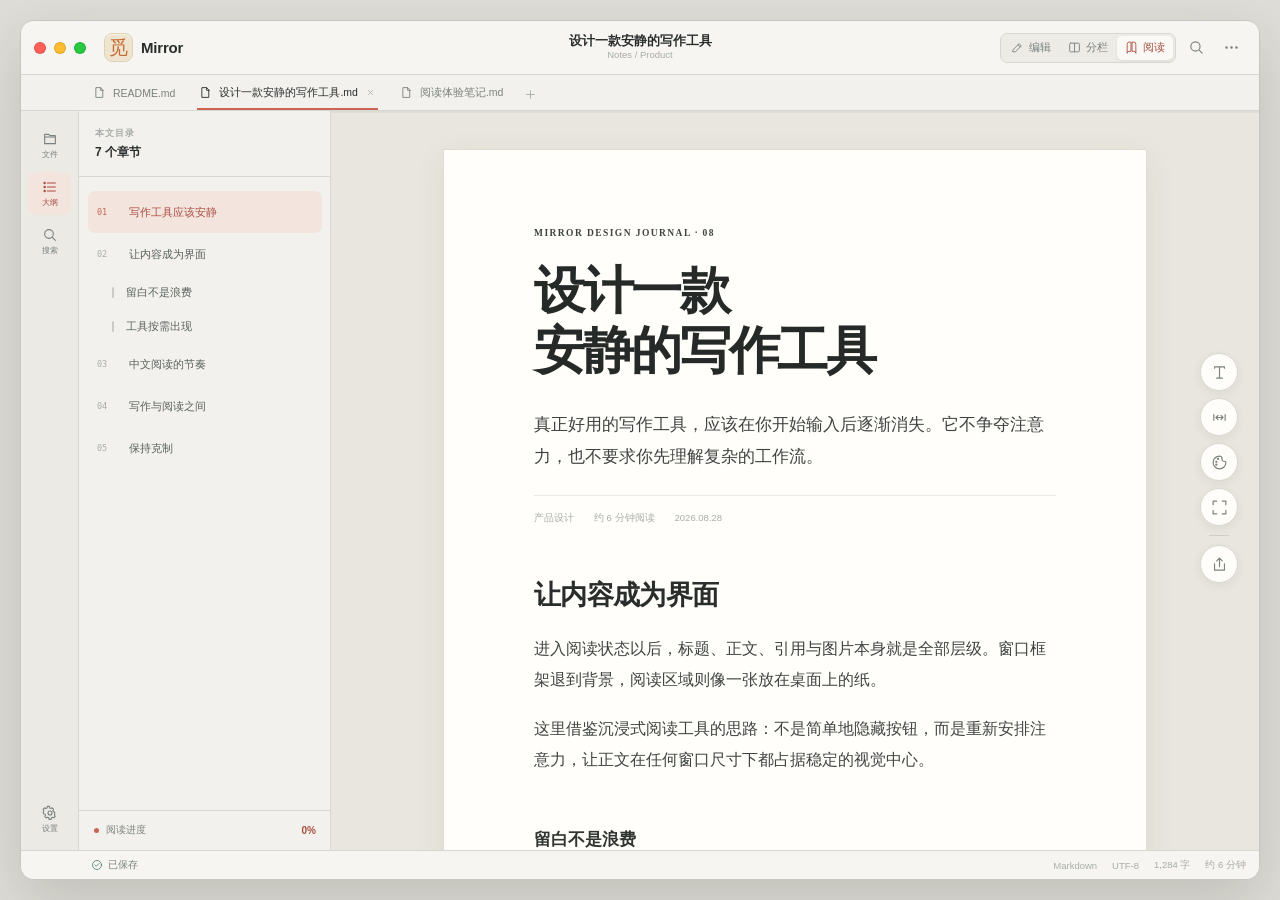
<file: DesignDemos/ImmersiveReader/index.html>
<!doctype html>
<html lang="zh-CN">
<head>
  <meta charset="utf-8">
  <meta name="viewport" content="width=device-width, initial-scale=1">
  <title>Mirror Immersive Reader Demo</title>
  <link rel="stylesheet" href="styles.css">
</head>
<body>
  <svg class="symbol-sprite" aria-hidden="true">
    <symbol id="i-files" viewBox="0 0 24 24"><path d="M4 5h6l2 2h8v12H4z"/><path d="M4 9h16"/></symbol>
    <symbol id="i-outline" viewBox="0 0 24 24"><path d="M8 6h12M8 12h12M8 18h12"/><circle cx="4" cy="6" r="1"/><circle cx="4" cy="12" r="1"/><circle cx="4" cy="18" r="1"/></symbol>
    <symbol id="i-search" viewBox="0 0 24 24"><circle cx="10.5" cy="10.5" r="6.5"/><path d="m16 16 4 4"/></symbol>
    <symbol id="i-settings" viewBox="0 0 24 24"><circle cx="12" cy="12" r="3"/><path d="M19 13.5v-3l-2-.6-.7-1.7 1-1.9-2.1-2.1-1.9 1-1.8-.7L11 2H8l-.6 2.5-1.7.7-1.9-1-2.1 2.1 1 1.9L2 10v3l2.5.6.7 1.7-1 1.9 2.1 2.1 1.9-1 1.8.7.6 2.5h3l.6-2.5 1.7-.7 1.9 1 2.1-2.1-1-1.9z"/></symbol>
    <symbol id="i-file" viewBox="0 0 24 24"><path d="M6 3h8l4 4v14H6z"/><path d="M14 3v5h5"/></symbol>
    <symbol id="i-chevron" viewBox="0 0 24 24"><path d="m9 7 5 5-5 5"/></symbol>
    <symbol id="i-close" viewBox="0 0 24 24"><path d="m7 7 10 10M17 7 7 17"/></symbol>
    <symbol id="i-plus" viewBox="0 0 24 24"><path d="M12 5v14M5 12h14"/></symbol>
    <symbol id="i-edit" viewBox="0 0 24 24"><path d="M4 20h4l11-11-4-4L4 16z"/><path d="m13 7 4 4"/></symbol>
    <symbol id="i-split" viewBox="0 0 24 24"><rect x="3" y="4" width="18" height="16" rx="2"/><path d="M12 4v16"/></symbol>
    <symbol id="i-read" viewBox="0 0 24 24"><path d="M4 5.5A3.5 3.5 0 0 1 7.5 2H11v17H7.5A3.5 3.5 0 0 0 4 22zM20 5.5A3.5 3.5 0 0 0 16.5 2H13v17h3.5A3.5 3.5 0 0 1 20 22z"/></symbol>
    <symbol id="i-type" viewBox="0 0 24 24"><path d="M5 6V4h14v2M12 4v16M8 20h8"/></symbol>
    <symbol id="i-width" viewBox="0 0 24 24"><path d="M4 8v8M20 8v8M8 12h8M10 9l-3 3 3 3M14 9l3 3-3 3"/></symbol>
    <symbol id="i-theme" viewBox="0 0 24 24"><path d="M12 3a9 9 0 1 0 9 9c0-1-.8-1.8-1.8-1.8h-1.6a2 2 0 0 1-2-2V6.8C15.6 4.7 14 3 12 3z"/><circle cx="7.5" cy="11" r=".8"/><circle cx="10" cy="7" r=".8"/><circle cx="7.5" cy="15" r=".8"/></symbol>
    <symbol id="i-focus" viewBox="0 0 24 24"><path d="M8 3H3v5M16 3h5v5M8 21H3v-5M16 21h5v-5"/></symbol>
    <symbol id="i-export" viewBox="0 0 24 24"><path d="M12 15V3M8 7l4-4 4 4M5 11v9h14v-9"/></symbol>
    <symbol id="i-check" viewBox="0 0 24 24"><circle cx="12" cy="12" r="9"/><path d="m8 12 2.5 2.5L16 9"/></symbol>
    <symbol id="i-more" viewBox="0 0 24 24"><circle cx="5" cy="12" r="1"/><circle cx="12" cy="12" r="1"/><circle cx="19" cy="12" r="1"/></symbol>
  </svg>

  <main class="demo-stage">
    <section class="mirror-shell panel-open" id="mirror-shell" data-panel="outline" data-mode="reader" aria-label="Mirror 沉浸式阅读界面原型">
      <header class="window-bar">
        <div class="window-start">
          <span class="traffic close"></span><span class="traffic minimize"></span><span class="traffic zoom"></span>
          <span class="brand-mark">觅</span><strong class="brand-name">Mirror</strong>
        </div>
        <div class="document-id"><strong>设计一款安静的写作工具</strong><span>Notes / Product</span></div>
        <div class="window-actions">
          <div class="mode-switcher" role="group" aria-label="视图模式">
            <button type="button" data-mode="edit"><svg><use href="#i-edit"/></svg><span>编辑</span></button>
            <button type="button" data-mode="split"><svg><use href="#i-split"/></svg><span>分栏</span></button>
            <button class="selected" type="button" data-mode="reader"><svg><use href="#i-read"/></svg><span>阅读</span></button>
          </div>
          <button class="plain-button" type="button" aria-label="搜索"><svg><use href="#i-search"/></svg></button>
          <button class="plain-button" type="button" aria-label="更多"><svg><use href="#i-more"/></svg></button>
        </div>
      </header>

      <nav class="tab-strip" aria-label="打开的文档">
        <button class="tab" type="button"><svg><use href="#i-file"/></svg><span>README.md</span></button>
        <button class="tab active" type="button"><svg><use href="#i-file"/></svg><span>设计一款安静的写作工具.md</span><svg class="tab-close"><use href="#i-close"/></svg></button>
        <button class="tab" type="button"><svg><use href="#i-file"/></svg><span>阅读体验笔记.md</span></button>
        <button class="tab-add" type="button" aria-label="新建标签"><svg><use href="#i-plus"/></svg></button>
      </nav>

      <div class="workspace">
        <nav class="navigation-rail" aria-label="工作区导航">
          <button type="button" data-panel-button="files" aria-label="文件"><svg><use href="#i-files"/></svg><span>文件</span></button>
          <button class="active" type="button" data-panel-button="outline" aria-label="大纲"><svg><use href="#i-outline"/></svg><span>大纲</span></button>
          <button type="button" aria-label="搜索"><svg><use href="#i-search"/></svg><span>搜索</span></button>
          <span class="rail-spacer"></span>
          <button type="button" aria-label="设置"><svg><use href="#i-settings"/></svg><span>设置</span></button>
        </nav>

        <aside class="context-panel">
          <section class="panel-view file-view" data-panel-view="files">
            <header><span>工作区</span><strong>Mirror Notes</strong></header>
            <label class="file-filter"><svg><use href="#i-search"/></svg><input type="search" placeholder="筛选文件"></label>
            <div class="file-tree">
              <button class="file-row folder" type="button"><svg class="disclosure open"><use href="#i-chevron"/></svg><svg><use href="#i-files"/></svg><strong>Product</strong></button>
              <div class="file-children">
                <button class="file-row selected" type="button"><svg><use href="#i-file"/></svg><span>设计一款安静的写作工具.md</span></button>
                <button class="file-row" type="button"><svg><use href="#i-file"/></svg><span>阅读体验笔记.md</span></button>
                <button class="file-row" type="button"><svg><use href="#i-file"/></svg><span>发布清单.md</span></button>
              </div>
              <button class="file-row folder" type="button"><svg class="disclosure"><use href="#i-chevron"/></svg><svg><use href="#i-files"/></svg><strong>Archive</strong></button>
              <button class="file-row" type="button"><span class="indent"></span><svg><use href="#i-file"/></svg><span>README.md</span></button>
            </div>
            <div class="recent-block"><span>最近打开</span><button type="button"><strong>Markdown 兼容说明</strong><small>今天 10:42</small></button><button type="button"><strong>Mermaid 示例</strong><small>昨天 18:06</small></button></div>
          </section>

          <section class="panel-view outline-view active" data-panel-view="outline">
            <header><span>本文目录</span><strong>7 个章节</strong></header>
            <nav class="outline-list">
              <button class="outline-item active" type="button" data-target="opening"><span>01</span><strong>写作工具应该安静</strong></button>
              <button class="outline-item" type="button" data-target="focus"><span>02</span><strong>让内容成为界面</strong></button>
              <button class="outline-item level-2" type="button" data-target="space"><span></span><strong>留白不是浪费</strong></button>
              <button class="outline-item level-2" type="button" data-target="tools"><span></span><strong>工具按需出现</strong></button>
              <button class="outline-item" type="button" data-target="rhythm"><span>03</span><strong>中文阅读的节奏</strong></button>
              <button class="outline-item" type="button" data-target="workflow"><span>04</span><strong>写作与阅读之间</strong></button>
              <button class="outline-item" type="button" data-target="ending"><span>05</span><strong>保持克制</strong></button>
            </nav>
            <footer><span class="reading-dot"></span><span>阅读进度</span><strong id="panel-progress">28%</strong></footer>
          </section>
        </aside>

        <section class="document-stage">
          <div class="progress-track"><span id="progress-bar"></span></div>

          <section class="editor-surface" aria-label="Markdown 源码编辑器">
            <div class="surface-label"><span>MARKDOWN</span><small>源码</small></div>
            <div class="source-scroll" id="source-scroll">
              <pre><span class="ln">1</span><b># 设计一款安静的写作工具</b>
<span class="ln">2</span>
<span class="ln">3</span>真正好用的写作工具，应该在你开始输入后逐渐消失。
<span class="ln">4</span>它不争夺注意力，也不要求你先理解复杂的工作流。
<span class="ln">5</span>
<span class="ln">6</span><b>## 让内容成为界面</b>
<span class="ln">7</span>
<span class="ln">8</span>阅读时，标题、正文、引用与图片本身就是全部层级。
<span class="ln">9</span>
<span class="ln">10</span><b>### 留白不是浪费</b>
<span class="ln">11</span>留白给视线一个停顿，也让长文拥有呼吸感。
<span class="ln">12</span>
<span class="ln">13</span><b>### 工具按需出现</b>
<span class="ln">14</span>低频工具放在悬浮工具列中，只在需要时展开。
<span class="ln">15</span>
<span class="ln">16</span><b>## 中文阅读的节奏</b>
<span class="ln">17</span>
<span class="ln">18</span>&gt; 好的排版不是装饰，而是帮助读者保持节奏。
<span class="ln">19</span>
<span class="ln">20</span>- 正文宽度保持在舒适范围
<span class="ln">21</span>- 行高略宽，段落间距明确
<span class="ln">22</span>- 强调色只承担交互反馈
<span class="ln">23</span>
<span class="ln">24</span><b>## 写作与阅读之间</b>
<span class="ln">25</span>编辑、分栏和阅读不是三个产品，而是同一份内容的三种状态。</pre>
            </div>
          </section>

          <section class="reader-surface" aria-label="沉浸式预览">
            <article class="reader-paper" id="reader-paper">
              <section id="opening" data-section="opening">
                <p class="article-meta">MIRROR DESIGN JOURNAL · 08</p>
                <h1>设计一款<br>安静的写作工具</h1>
                <p class="article-deck">真正好用的写作工具，应该在你开始输入后逐渐消失。它不争夺注意力，也不要求你先理解复杂的工作流。</p>
                <div class="article-info"><span>产品设计</span><span>约 6 分钟阅读</span><span>2026.08.28</span></div>
              </section>
              <section id="focus" data-section="focus">
                <h2>让内容成为界面</h2>
                <p>进入阅读状态以后，标题、正文、引用与图片本身就是全部层级。窗口框架退到背景，阅读区域则像一张放在桌面上的纸。</p>
                <p>这里借鉴沉浸式阅读工具的思路：不是简单地隐藏按钮，而是重新安排注意力，让正文在任何窗口尺寸下都占据稳定的视觉中心。</p>
              </section>
              <section id="space" data-section="space">
                <h3>留白不是浪费</h3>
                <p>留白给视线一个停顿，也让长文拥有呼吸感。舒适的行长比“显示更多内容”重要，段落间距比装饰性分割线更自然。</p>
              </section>
              <aside class="pull-quote">界面不必消失，<br>只需要学会安静。</aside>
              <section id="tools" data-section="tools">
                <h3>工具按需出现</h3>
                <p>字体、栏宽、主题、专注模式与导出集中在右侧悬浮工具列。默认只显示图标，选中后才展开设置，正文因此不会被固定面板挤压。</p>
              </section>
              <section id="rhythm" data-section="rhythm">
                <h2>中文阅读的节奏</h2>
                <blockquote>好的排版不是装饰，而是帮助读者保持节奏。</blockquote>
                <ul><li>正文宽度保持在舒适范围</li><li>行高略宽，段落间距明确</li><li>强调色只承担交互反馈</li></ul>
              </section>
              <section id="workflow" data-section="workflow">
                <h2>写作与阅读之间</h2>
                <p>编辑、分栏和阅读不是三个产品，而是同一份内容的三种状态。切换时不更换文档，不丢失位置，也不打断正在形成的思路。</p>
                <table><thead><tr><th>状态</th><th>适合的任务</th></tr></thead><tbody><tr><td>编辑</td><td>专注输入与语法检查</td></tr><tr><td>分栏</td><td>核对结构与最终样式</td></tr><tr><td>阅读</td><td>沉浸校稿和长文阅读</td></tr></tbody></table>
              </section>
              <section id="ending" data-section="ending"><h2>保持克制</h2><p>每一次新增都应回答同一个问题：它是在帮助内容，还是在抢夺注意力？</p></section>
            </article>

            <aside class="reading-tools" aria-label="阅读工具">
              <button type="button" data-tool="type" aria-label="字体"><svg><use href="#i-type"/></svg><span>字体</span></button>
              <button type="button" data-tool="width" aria-label="栏宽"><svg><use href="#i-width"/></svg><span>栏宽</span></button>
              <button type="button" data-tool="theme" aria-label="主题"><svg><use href="#i-theme"/></svg><span>主题</span></button>
              <button type="button" data-tool="focus" aria-label="专注"><svg><use href="#i-focus"/></svg><span>专注</span></button>
              <span class="tool-divider"></span>
              <button type="button" data-tool="export" aria-label="导出"><svg><use href="#i-export"/></svg><span>导出</span></button>
            </aside>

            <div class="tool-popover" id="tool-popover" hidden></div>
          </section>
        </section>
      </div>

      <footer class="status-bar">
        <span class="saved"><svg><use href="#i-check"/></svg>已保存</span>
        <span class="status-spacer"></span>
        <span>Markdown</span><span>UTF-8</span><span>1,284 字</span><span>约 6 分钟</span>
      </footer>
    </section>
  </main>
  <script src="app.js"></script>
</body>
</html>
</file>
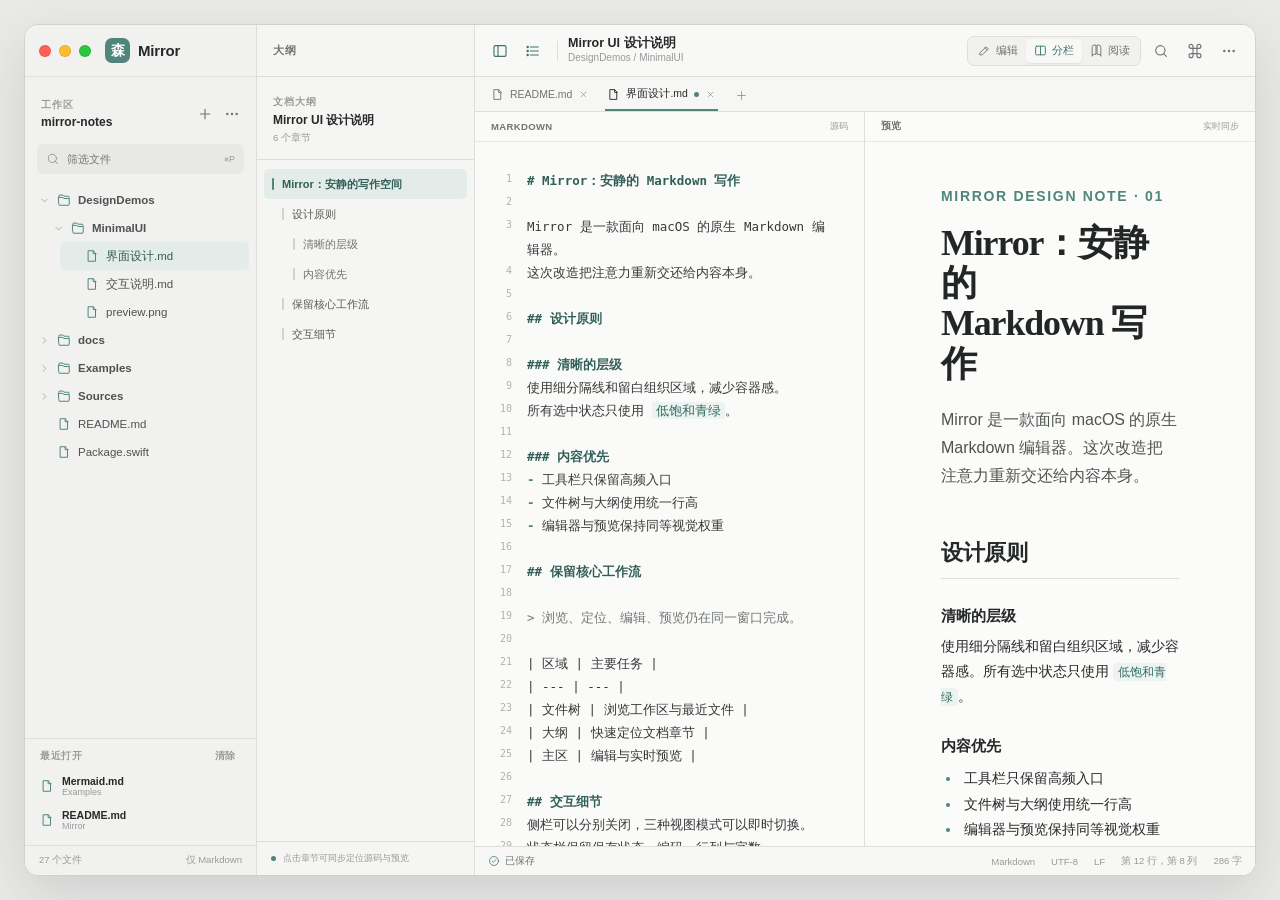
<file: DesignDemos/MinimalUI/index.html>
<!doctype html>
<html lang="zh-CN">
<head>
  <meta charset="utf-8">
  <meta name="viewport" content="width=device-width, initial-scale=1">
  <title>Mirror Minimal UI Demo</title>
  <link rel="stylesheet" href="styles.css">
</head>
<body>
  <svg class="symbol-sprite" aria-hidden="true">
    <symbol id="i-sidebar" viewBox="0 0 24 24"><rect x="3" y="4" width="18" height="16" rx="2"/><path d="M9 4v16"/></symbol>
    <symbol id="i-outline" viewBox="0 0 24 24"><path d="M8 6h12M8 12h12M8 18h12"/><circle cx="4" cy="6" r="1"/><circle cx="4" cy="12" r="1"/><circle cx="4" cy="18" r="1"/></symbol>
    <symbol id="i-search" viewBox="0 0 24 24"><circle cx="11" cy="11" r="7"/><path d="m20 20-4-4"/></symbol>
    <symbol id="i-plus" viewBox="0 0 24 24"><path d="M12 5v14M5 12h14"/></symbol>
    <symbol id="i-more" viewBox="0 0 24 24"><circle cx="5" cy="12" r="1"/><circle cx="12" cy="12" r="1"/><circle cx="19" cy="12" r="1"/></symbol>
    <symbol id="i-folder" viewBox="0 0 24 24"><path d="M3 7.5h7l2 2h9v9.5a2 2 0 0 1-2 2H5a2 2 0 0 1-2-2z"/><path d="M3 7.5v-2A2 2 0 0 1 5 3.5h5l2 2h7a2 2 0 0 1 2 2"/></symbol>
    <symbol id="i-file" viewBox="0 0 24 24"><path d="M6 3h8l4 4v14H6z"/><path d="M14 3v5h5"/></symbol>
    <symbol id="i-chevron" viewBox="0 0 24 24"><path d="m9 6 6 6-6 6"/></symbol>
    <symbol id="i-close" viewBox="0 0 24 24"><path d="m7 7 10 10M17 7 7 17"/></symbol>
    <symbol id="i-check" viewBox="0 0 24 24"><circle cx="12" cy="12" r="9"/><path d="m8 12 2.5 2.5L16 9"/></symbol>
    <symbol id="i-edit" viewBox="0 0 24 24"><path d="M4 20h4l11-11-4-4L4 16z"/><path d="m13 7 4 4"/></symbol>
    <symbol id="i-split" viewBox="0 0 24 24"><rect x="3" y="4" width="18" height="16" rx="2"/><path d="M12 4v16"/></symbol>
    <symbol id="i-reader" viewBox="0 0 24 24"><path d="M4 5.5A3.5 3.5 0 0 1 7.5 2H11v17H7.5A3.5 3.5 0 0 0 4 22zM20 5.5A3.5 3.5 0 0 0 16.5 2H13v17h3.5A3.5 3.5 0 0 1 20 22z"/></symbol>
    <symbol id="i-command" viewBox="0 0 24 24"><path d="M9 7V5a3 3 0 1 0-3 3h12a3 3 0 1 0-3-3v14a3 3 0 1 0 3-3H6a3 3 0 1 0 3 3z"/></symbol>
  </svg>

  <main class="demo-stage">
    <section class="mirror-window" id="mirror-window" aria-label="Mirror 简约界面原型">
      <header class="titlebar titlebar-files">
        <div class="traffic-lights" aria-label="窗口控制">
          <span class="traffic close"></span><span class="traffic minimize"></span><span class="traffic zoom"></span>
        </div>
        <div class="brand" aria-label="Mirror">
          <span class="brand-mark">森</span>
          <span>Mirror</span>
        </div>
      </header>

      <header class="titlebar titlebar-outline">
        <span class="panel-name">大纲</span>
      </header>

      <header class="titlebar titlebar-main">
        <div class="toolbar-left">
          <button class="icon-button is-active" id="toggle-files" type="button" aria-label="显示或隐藏文件树" aria-pressed="true">
            <svg><use href="#i-sidebar"/></svg>
          </button>
          <button class="icon-button is-active" id="toggle-outline" type="button" aria-label="显示或隐藏文档大纲" aria-pressed="true">
            <svg><use href="#i-outline"/></svg>
          </button>
          <span class="toolbar-divider"></span>
          <div class="document-identity">
            <strong>Mirror UI 设计说明</strong>
            <span>DesignDemos / MinimalUI</span>
          </div>
        </div>

        <div class="toolbar-actions">
          <div class="view-switcher" role="group" aria-label="阅读视图">
            <button type="button" data-mode="edit" aria-pressed="false"><svg><use href="#i-edit"/></svg><span>编辑</span></button>
            <button class="is-selected" type="button" data-mode="split" aria-pressed="true"><svg><use href="#i-split"/></svg><span>分栏</span></button>
            <button type="button" data-mode="reader" aria-pressed="false"><svg><use href="#i-reader"/></svg><span>阅读</span></button>
          </div>
          <button class="icon-button" type="button" aria-label="快速打开"><svg><use href="#i-search"/></svg></button>
          <button class="icon-button" type="button" aria-label="命令面板"><svg><use href="#i-command"/></svg></button>
          <button class="icon-button" type="button" aria-label="更多操作"><svg><use href="#i-more"/></svg></button>
        </div>
      </header>

      <aside class="file-panel">
        <div class="panel-toolbar">
          <div>
            <span class="eyebrow">工作区</span>
            <strong>mirror-notes</strong>
          </div>
          <div class="inline-actions">
            <button class="icon-button" type="button" aria-label="新建文件"><svg><use href="#i-plus"/></svg></button>
            <button class="icon-button" type="button" aria-label="工作区菜单"><svg><use href="#i-more"/></svg></button>
          </div>
        </div>

        <label class="search-field">
          <svg><use href="#i-search"/></svg>
          <input type="search" placeholder="筛选文件" aria-label="筛选文件">
          <kbd>⌘P</kbd>
        </label>

        <nav class="file-tree" aria-label="文件树">
          <button class="tree-row folder-row" type="button" data-folder="design">
            <svg class="disclosure is-open"><use href="#i-chevron"/></svg><svg><use href="#i-folder"/></svg><span>DesignDemos</span>
          </button>
          <div class="tree-children is-open" data-children="design">
            <button class="tree-row folder-row" type="button" data-folder="minimal">
              <svg class="disclosure is-open"><use href="#i-chevron"/></svg><svg><use href="#i-folder"/></svg><span>MinimalUI</span>
            </button>
            <div class="tree-children is-open" data-children="minimal">
              <button class="tree-row file-row is-selected" type="button"><span class="tree-spacer"></span><svg><use href="#i-file"/></svg><span>界面设计.md</span></button>
              <button class="tree-row file-row" type="button"><span class="tree-spacer"></span><svg><use href="#i-file"/></svg><span>交互说明.md</span></button>
              <button class="tree-row file-row" type="button"><span class="tree-spacer"></span><svg><use href="#i-file"/></svg><span>preview.png</span></button>
            </div>
          </div>
          <button class="tree-row folder-row" type="button" data-folder="docs">
            <svg class="disclosure"><use href="#i-chevron"/></svg><svg><use href="#i-folder"/></svg><span>docs</span>
          </button>
          <button class="tree-row folder-row" type="button" data-folder="examples">
            <svg class="disclosure"><use href="#i-chevron"/></svg><svg><use href="#i-folder"/></svg><span>Examples</span>
          </button>
          <button class="tree-row folder-row" type="button" data-folder="sources">
            <svg class="disclosure"><use href="#i-chevron"/></svg><svg><use href="#i-folder"/></svg><span>Sources</span>
          </button>
          <button class="tree-row file-row" type="button"><span class="tree-spacer"></span><svg><use href="#i-file"/></svg><span>README.md</span></button>
          <button class="tree-row file-row" type="button"><span class="tree-spacer"></span><svg><use href="#i-file"/></svg><span>Package.swift</span></button>
        </nav>

        <div class="recent-files">
          <div class="section-heading"><span>最近打开</span><button type="button">清除</button></div>
          <button class="recent-row" type="button"><svg><use href="#i-file"/></svg><span><strong>Mermaid.md</strong><small>Examples</small></span></button>
          <button class="recent-row" type="button"><svg><use href="#i-file"/></svg><span><strong>README.md</strong><small>Mirror</small></span></button>
        </div>

        <footer class="sidebar-status"><span>27 个文件</span><span>仅 Markdown</span></footer>
      </aside>

      <aside class="outline-panel">
        <div class="outline-document">
          <span class="eyebrow">文档大纲</span>
          <strong>Mirror UI 设计说明</strong>
          <small>6 个章节</small>
        </div>
        <nav class="outline-list" aria-label="文档章节">
          <button class="outline-row level-1 is-selected" type="button" data-target="intro"><span></span>Mirror：安静的写作空间</button>
          <button class="outline-row level-2" type="button" data-target="principles"><span></span>设计原则</button>
          <button class="outline-row level-3" type="button" data-target="hierarchy"><span></span>清晰的层级</button>
          <button class="outline-row level-3" type="button" data-target="focus"><span></span>内容优先</button>
          <button class="outline-row level-2" type="button" data-target="workflow"><span></span>保留核心工作流</button>
          <button class="outline-row level-2" type="button" data-target="details"><span></span>交互细节</button>
        </nav>
        <div class="outline-note"><span class="accent-dot"></span>点击章节可同步定位源码与预览</div>
      </aside>

      <section class="main-panel">
        <nav class="tabbar" aria-label="打开的文档">
          <button class="tab" type="button"><svg><use href="#i-file"/></svg><span>README.md</span><svg class="tab-close"><use href="#i-close"/></svg></button>
          <button class="tab is-selected" type="button"><svg><use href="#i-file"/></svg><span>界面设计.md</span><span class="dirty-dot"></span><svg class="tab-close"><use href="#i-close"/></svg></button>
          <button class="new-tab" type="button" aria-label="新建标签"><svg><use href="#i-plus"/></svg></button>
        </nav>

        <div class="writing-area" id="writing-area">
          <section class="editor-pane" aria-label="Markdown 源码编辑器">
            <div class="pane-heading"><span>Markdown</span><small>源码</small></div>
            <div class="source-scroll sync-scroll" id="source-scroll">
              <div class="source-code" spellcheck="false" contenteditable="true" aria-label="可编辑 Markdown 示例">
                <div data-section="intro"><span class="line-number">1</span><span class="syntax-heading"># Mirror：安静的 Markdown 写作</span></div>
                <div><span class="line-number">2</span><span></span></div>
                <div><span class="line-number">3</span><span>Mirror 是一款面向 macOS 的原生 Markdown 编辑器。</span></div>
                <div><span class="line-number">4</span><span>这次改造把注意力重新交还给内容本身。</span></div>
                <div><span class="line-number">5</span><span></span></div>
                <div data-section="principles"><span class="line-number">6</span><span class="syntax-heading">## 设计原则</span></div>
                <div><span class="line-number">7</span><span></span></div>
                <div data-section="hierarchy"><span class="line-number">8</span><span class="syntax-heading">### 清晰的层级</span></div>
                <div><span class="line-number">9</span><span>使用细分隔线和留白组织区域，减少容器感。</span></div>
                <div><span class="line-number">10</span><span>所有选中状态只使用 <span class="syntax-code">低饱和青绿</span>。</span></div>
                <div><span class="line-number">11</span><span></span></div>
                <div data-section="focus"><span class="line-number">12</span><span class="syntax-heading">### 内容优先</span></div>
                <div><span class="line-number">13</span><span><span class="syntax-list">-</span> 工具栏只保留高频入口</span></div>
                <div><span class="line-number">14</span><span><span class="syntax-list">-</span> 文件树与大纲使用统一行高</span></div>
                <div><span class="line-number">15</span><span><span class="syntax-list">-</span> 编辑器与预览保持同等视觉权重</span></div>
                <div><span class="line-number">16</span><span></span></div>
                <div data-section="workflow"><span class="line-number">17</span><span class="syntax-heading">## 保留核心工作流</span></div>
                <div><span class="line-number">18</span><span></span></div>
                <div><span class="line-number">19</span><span class="syntax-quote">&gt; 浏览、定位、编辑、预览仍在同一窗口完成。</span></div>
                <div><span class="line-number">20</span><span></span></div>
                <div><span class="line-number">21</span><span>| 区域 | 主要任务 |</span></div>
                <div><span class="line-number">22</span><span>| --- | --- |</span></div>
                <div><span class="line-number">23</span><span>| 文件树 | 浏览工作区与最近文件 |</span></div>
                <div><span class="line-number">24</span><span>| 大纲 | 快速定位文档章节 |</span></div>
                <div><span class="line-number">25</span><span>| 主区 | 编辑与实时预览 |</span></div>
                <div><span class="line-number">26</span><span></span></div>
                <div data-section="details"><span class="line-number">27</span><span class="syntax-heading">## 交互细节</span></div>
                <div><span class="line-number">28</span><span>侧栏可以分别关闭，三种视图模式可以即时切换。</span></div>
                <div><span class="line-number">29</span><span>状态栏保留保存状态、编码、行列与字数。</span></div>
                <div><span class="line-number">30</span><span></span></div>
              </div>
            </div>
          </section>

          <section class="preview-pane" aria-label="格式化预览">
            <div class="pane-heading"><span>预览</span><small>实时同步</small></div>
            <article class="preview-scroll sync-scroll" id="preview-scroll">
              <section data-section="intro">
                <p class="document-kicker">MIRROR DESIGN NOTE · 01</p>
                <h1>Mirror：安静的<br>Markdown 写作</h1>
                <p class="lead">Mirror 是一款面向 macOS 的原生 Markdown 编辑器。这次改造把注意力重新交还给内容本身。</p>
              </section>
              <section data-section="principles">
                <h2>设计原则</h2>
                <div data-section="hierarchy">
                  <h3>清晰的层级</h3>
                  <p>使用细分隔线和留白组织区域，减少容器感。所有选中状态只使用 <code>低饱和青绿</code>。</p>
                </div>
                <div data-section="focus">
                  <h3>内容优先</h3>
                  <ul><li>工具栏只保留高频入口</li><li>文件树与大纲使用统一行高</li><li>编辑器与预览保持同等视觉权重</li></ul>
                </div>
              </section>
              <section data-section="workflow">
                <h2>保留核心工作流</h2>
                <blockquote>浏览、定位、编辑、预览仍在同一窗口完成。</blockquote>
                <table><thead><tr><th>区域</th><th>主要任务</th></tr></thead><tbody><tr><td>文件树</td><td>浏览工作区与最近文件</td></tr><tr><td>大纲</td><td>快速定位文档章节</td></tr><tr><td>主区</td><td>编辑与实时预览</td></tr></tbody></table>
              </section>
              <section data-section="details">
                <h2>交互细节</h2>
                <p>侧栏可以分别关闭，三种视图模式可以即时切换。状态栏保留保存状态、编码、行列与字数。</p>
              </section>
            </article>
          </section>
        </div>

        <footer class="statusbar">
          <span class="save-state"><svg><use href="#i-check"/></svg>已保存</span>
          <span class="status-spacer"></span>
          <span>Markdown</span><span>UTF-8</span><span>LF</span><span>第 12 行，第 8 列</span><span>286 字</span>
        </footer>
      </section>
    </section>
  </main>
  <script src="app.js"></script>
</body>
</html>
</file>
<file: DesignDemos/ImmersiveReader/styles.css>
:root {
  color-scheme: light;
  --stage: #dfddd7;
  --chrome: #f6f5f1;
  --rail: #ebeae5;
  --panel: #f2f1ed;
  --canvas: #e9e6df;
  --paper: #fffefa;
  --ink: #292d2c;
  --body: #3f4442;
  --muted: #7b817e;
  --faint: #a8aca9;
  --line: #d8d6d0;
  --soft-line: #ebe8e1;
  --accent: #c96552;
  --accent-soft: #f3e4de;
  --accent-deep: #a94f40;
  --panel-width: 252px;
  --article-width: 720px;
  font-family: -apple-system, BlinkMacSystemFont, "SF Pro Text", "PingFang SC", sans-serif;
}

* { box-sizing: border-box; }
html, body { width: 100%; height: 100%; min-width: 1080px; min-height: 700px; margin: 0; }
body { overflow: hidden; color: var(--ink); background: var(--stage); }
button, input { color: inherit; font: inherit; }
button { border: 0; background: transparent; }
button:focus-visible, input:focus-visible { outline: 2px solid color-mix(in srgb, var(--accent) 72%, transparent); outline-offset: -2px; }
svg { width: 17px; height: 17px; fill: none; stroke: currentColor; stroke-width: 1.65; stroke-linecap: round; stroke-linejoin: round; }
.symbol-sprite { position: fixed; width: 0; height: 0; overflow: hidden; }

.demo-stage { width: 100vw; height: 100vh; display: grid; place-items: center; padding: 20px; }
.mirror-shell {
  width: min(1500px, 100%); height: min(940px, 100%); min-height: 660px;
  display: grid; grid-template-rows: 54px 36px minmax(0, 1fr) 29px;
  overflow: hidden; border: 1px solid #c8c6c0; border-radius: 14px; background: var(--chrome);
  box-shadow: 0 22px 60px rgba(39, 38, 34, .16);
}

.window-bar { display: grid; grid-template-columns: 1fr minmax(230px, 1fr) 1fr; align-items: center; padding: 0 13px; border-bottom: 1px solid var(--line); background: var(--chrome); }
.window-start, .window-actions, .mode-switcher { display: flex; align-items: center; }
.window-start { gap: 8px; }
.traffic { width: 12px; height: 12px; border-radius: 50%; border: .5px solid rgba(0,0,0,.12); }
.traffic.close { background: #ff5f57; }.traffic.minimize { background: #febc2e; }.traffic.zoom { background: #28c840; }
.brand-mark { width: 29px; height: 29px; margin-left: 10px; display: grid; place-items: center; border: 1px solid #dfd1b6; border-radius: 8px; color: #c56b32; background: #eee4cf; font-family: "Xingkai SC", "STXingkai", "HanziPen SC", "Kaiti SC", "STKaiti", serif; font-size: 19px; font-weight: 400; line-height: 1; box-shadow: inset 0 1px rgba(255,255,255,.48); }
.brand-name { font-size: 15px; letter-spacing: -.2px; }
.document-id { min-width: 0; display: grid; justify-items: center; line-height: 1.25; }
.document-id strong { max-width: 100%; overflow: hidden; text-overflow: ellipsis; white-space: nowrap; font-size: 12.5px; font-weight: 630; }
.document-id span { color: var(--faint); font-size: 9.5px; }
.window-actions { justify-content: flex-end; gap: 6px; }
.mode-switcher { height: 30px; padding: 2px; gap: 1px; border: 1px solid var(--line); border-radius: 7px; background: #ecebe6; }
.mode-switcher button { height: 24px; display: flex; align-items: center; gap: 5px; padding: 0 8px; border-radius: 5px; color: var(--muted); font-size: 10.5px; cursor: pointer; }
.mode-switcher button svg { width: 13px; height: 13px; }
.mode-switcher button.selected { color: var(--accent-deep); background: #faf9f6; box-shadow: 0 1px 2px rgba(40,39,35,.09); }
.plain-button { width: 29px; height: 29px; display: grid; place-items: center; border-radius: 6px; color: var(--muted); cursor: pointer; }
.plain-button:hover { color: var(--ink); background: rgba(40, 42, 40, .05); }

.tab-strip { display: flex; align-items: end; min-width: 0; overflow: hidden; padding-left: 60px; border-bottom: 1px solid var(--line); background: #f2f1ed; }
.tab { position: relative; height: 35px; max-width: 250px; display: flex; align-items: center; gap: 7px; padding: 0 12px; color: var(--muted); font-size: 10.5px; cursor: pointer; }
.tab::after { content: ""; position: absolute; left: 10px; right: 10px; bottom: 0; height: 2px; background: transparent; }
.tab.active { color: var(--ink); }.tab.active::after { background: var(--accent); }
.tab svg { width: 13px; height: 13px; }.tab span { overflow: hidden; text-overflow: ellipsis; white-space: nowrap; }.tab-close { width: 11px !important; height: 11px !important; color: var(--faint); }
.tab-add { width: 30px; height: 32px; display: grid; place-items: center; color: var(--faint); cursor: pointer; }.tab-add svg { width: 13px; height: 13px; }

.workspace { min-width: 0; min-height: 0; display: grid; grid-template-columns: 58px 0 minmax(0, 1fr); transition: grid-template-columns 220ms cubic-bezier(.4,0,.2,1); }
.mirror-shell.panel-open .workspace { grid-template-columns: 58px var(--panel-width) minmax(0, 1fr); }
.navigation-rail { min-height: 0; display: flex; flex-direction: column; align-items: center; gap: 5px; padding: 13px 7px 9px; border-right: 1px solid var(--line); background: var(--rail); z-index: 3; }
.navigation-rail button { width: 43px; height: 43px; display: grid; place-items: center; align-content: center; gap: 2px; border-radius: 8px; color: var(--muted); font-size: 8px; cursor: pointer; }
.navigation-rail button svg { width: 16px; height: 16px; }.navigation-rail button:hover { background: rgba(41,45,43,.05); color: var(--ink); }
.navigation-rail button.active { color: var(--accent-deep); background: var(--accent-soft); }
.rail-spacer { flex: 1; }

.context-panel { min-width: 0; min-height: 0; overflow: hidden; border-right: 1px solid var(--line); background: var(--panel); opacity: 0; transform: translateX(-8px); transition: opacity 160ms ease, transform 220ms cubic-bezier(.4,0,.2,1); }
.panel-open .context-panel { opacity: 1; transform: translateX(0); }
.panel-view { width: var(--panel-width); height: 100%; display: none; grid-template-rows: auto minmax(0, 1fr) auto; }
.panel-view.active { display: grid; }
.panel-view > header { min-height: 66px; display: flex; flex-direction: column; justify-content: center; gap: 4px; padding: 10px 16px; border-bottom: 1px solid var(--line); }
.panel-view > header span { color: var(--faint); font-size: 9px; font-weight: 650; letter-spacing: .12em; text-transform: uppercase; }
.panel-view > header strong { font-size: 12px; font-weight: 620; }
.file-view { grid-template-rows: auto auto minmax(0,1fr) auto; }
.file-filter { height: 31px; display: flex; align-items: center; gap: 7px; margin: 10px 10px 5px; padding: 0 8px; border-radius: 6px; color: var(--faint); background: rgba(43,46,44,.045); }
.file-filter svg { width: 13px; height: 13px; }.file-filter input { width: 100%; border: 0; outline: 0; background: transparent; font-size: 10.5px; }
.file-tree { min-height: 0; overflow: auto; padding: 5px 7px; }
.file-row { width: 100%; min-width: 0; height: 29px; display: flex; align-items: center; gap: 7px; padding: 0 8px; border-radius: 5px; color: #555b58; font-size: 10.5px; text-align: left; cursor: pointer; }
.file-row:hover { background: rgba(43,46,44,.045); }.file-row.selected { color: var(--accent-deep); background: var(--accent-soft); }
.file-row svg { width: 13px; height: 13px; flex: 0 0 13px; }.file-row span, .file-row strong { overflow: hidden; text-overflow: ellipsis; white-space: nowrap; }.file-row strong { font-weight: 600; }
.file-row .disclosure { width: 10px; color: var(--faint); }.file-row .disclosure.open { transform: rotate(90deg); }.file-children { padding-left: 17px; }.indent { width: 10px; flex: 0 0 10px; }
.recent-block { display: grid; gap: 2px; padding: 10px 7px; border-top: 1px solid var(--line); }.recent-block > span { padding: 0 8px 4px; color: var(--faint); font-size: 9px; font-weight: 650; letter-spacing: .09em; text-transform: uppercase; }
.recent-block button { display: grid; gap: 2px; padding: 6px 8px; border-radius: 5px; text-align: left; cursor: pointer; }.recent-block button:hover { background: rgba(43,46,44,.045); }.recent-block strong { overflow: hidden; text-overflow: ellipsis; white-space: nowrap; font-size: 10px; font-weight: 550; }.recent-block small { color: var(--faint); font-size: 8.5px; }

.outline-list { min-height: 0; overflow: auto; padding: 14px 9px; }
.outline-item { width: 100%; min-height: 42px; display: grid; grid-template-columns: 26px minmax(0,1fr); align-items: center; gap: 6px; padding: 6px 9px; border-radius: 7px; color: #59605d; text-align: left; cursor: pointer; }
.outline-item:hover { background: rgba(43,46,44,.045); }.outline-item span { color: var(--faint); font: 500 8.5px ui-monospace, monospace; }.outline-item strong { font-size: 10.5px; font-weight: 540; line-height: 1.35; }
.outline-item.level-2 { min-height: 34px; padding-left: 24px; grid-template-columns: 8px minmax(0,1fr); }.outline-item.level-2 span::before { content: ""; display: block; width: 2px; height: 11px; border-radius: 1px; background: #cccac4; }
.outline-item.active { color: var(--accent-deep); background: var(--accent-soft); }.outline-item.active span { color: var(--accent); }.outline-item.active.level-2 span::before { background: var(--accent); }
.outline-view footer { height: 40px; display: flex; align-items: center; gap: 7px; padding: 0 15px; border-top: 1px solid var(--line); color: var(--muted); font-size: 9.5px; }.outline-view footer strong { margin-left: auto; color: var(--accent-deep); font-size: 10px; }.reading-dot { width: 5px; height: 5px; border-radius: 50%; background: var(--accent); }

.document-stage { position: relative; min-width: 0; min-height: 0; display: grid; overflow: hidden; background: var(--canvas); }
.progress-track { position: absolute; inset: 0 0 auto; height: 2px; background: rgba(43,46,44,.05); z-index: 6; }.progress-track span { display: block; width: 28%; height: 100%; background: var(--accent); transition: width 120ms linear; }
.reader-surface, .editor-surface { grid-area: 1 / 1; min-width: 0; min-height: 0; }
.reader-surface { position: relative; overflow: auto; padding: 38px clamp(68px, 8vw, 124px) 90px; scroll-behavior: smooth; }
.reader-paper { --reader-font: 15.5px; width: min(var(--article-width), calc(100% - 20px)); min-height: calc(100% - 20px); margin: 0 auto; padding: 74px clamp(58px, 7vw, 92px) 110px; background: var(--paper); border: 1px solid #dedbd3; box-shadow: 0 8px 30px rgba(55,52,45,.07); transition: width 220ms cubic-bezier(.4,0,.2,1), background 180ms ease, color 180ms ease; }
.reader-paper section { scroll-margin-top: 36px; }.reader-paper section + section { margin-top: 52px; }
.article-meta { margin: 0 0 23px; color: var(--accent); font-size: 9.5px !important; font-weight: 650; letter-spacing: .15em; }
.reader-paper h1 { margin: 0; color: #252927; font-family: "Songti SC", "STSong", "New York", Georgia, serif; font-size: clamp(39px, 4vw, 58px); font-weight: 650; letter-spacing: -.045em; line-height: 1.16; }
.article-deck { margin: 29px 0 21px !important; color: #555c58; font-family: "Songti SC", "STSong", serif; font-size: 17px !important; line-height: 1.9 !important; }
.article-info { display: flex; flex-wrap: wrap; gap: 9px 20px; padding-top: 16px; border-top: 1px solid var(--soft-line); color: var(--faint); font-size: 9.5px; }
.reader-paper h2 { margin: 0 0 20px; color: #292d2b; font-family: "Songti SC", "STSong", serif; font-size: 27px; font-weight: 650; letter-spacing: -.025em; }.reader-paper h3 { margin: 0 0 13px; color: #303532; font-size: 17px; font-weight: 650; }
.reader-paper p, .reader-paper li { color: var(--body); font-family: "Songti SC", "STSong", Georgia, serif; font-size: var(--reader-font); line-height: 2.02; }.reader-paper p { margin: 0 0 18px; }.reader-paper ul { margin: 0; padding-left: 22px; }.reader-paper li { padding-left: 5px; }.reader-paper li::marker { color: var(--accent); }
.reader-paper blockquote { margin: 5px 0 24px; padding: 13px 19px; border-left: 2px solid var(--accent); color: #555c58; background: #f8f4ee; font-family: "Songti SC", serif; font-size: 15px; line-height: 1.8; }
.pull-quote { margin: 56px -18px; padding: 27px 0; border-block: 1px solid var(--soft-line); color: var(--accent-deep); font-family: "Songti SC", serif; font-size: 25px; font-weight: 600; line-height: 1.55; text-align: center; }
.reader-paper table { width: 100%; margin-top: 25px; border-collapse: collapse; font-size: 12px; }.reader-paper th, .reader-paper td { padding: 11px 8px; border-bottom: 1px solid var(--soft-line); text-align: left; }.reader-paper th { color: var(--muted); font-size: 10px; font-weight: 650; letter-spacing: .05em; }.reader-paper td { color: var(--body); }

.reading-tools { position: fixed; right: max(38px, calc((100vw - 1500px) / 2 + 38px)); top: 52%; width: 42px; display: grid; gap: 7px; z-index: 8; transform: translateY(-50%); }
.reading-tools button { position: relative; width: 38px; height: 38px; display: grid; place-items: center; border: 1px solid #d9d6cf; border-radius: 50%; color: var(--muted); background: rgba(255,254,250,.96); box-shadow: 0 3px 10px rgba(55,52,45,.07); cursor: pointer; transition: color 140ms ease, border-color 140ms ease, background 140ms ease; }
.reading-tools button:hover, .reading-tools button.active { color: #fff; border-color: var(--accent); background: var(--accent); }.reading-tools button span { position: absolute; right: calc(100% + 8px); padding: 4px 7px; border-radius: 4px; color: #fff; background: #3b3e3c; font-size: 9px; opacity: 0; pointer-events: none; transform: translateX(4px); transition: opacity 120ms ease, transform 120ms ease; }.reading-tools button:hover span { opacity: 1; transform: translateX(0); }.tool-divider { width: 20px; height: 1px; margin: 2px 9px; background: #d1cec7; }
.tool-popover { position: fixed; width: 210px; padding: 13px; border: 1px solid #d7d4cd; border-radius: 9px; color: var(--ink); background: rgba(255,254,250,.98); box-shadow: 0 12px 35px rgba(47,45,40,.15); z-index: 12; }.tool-popover[hidden] { display: none; }.popover-title { margin-bottom: 11px; color: var(--muted); font-size: 9px; font-weight: 650; letter-spacing: .1em; text-transform: uppercase; }.popover-row { display: flex; align-items: center; justify-content: space-between; gap: 8px; font-size: 10.5px; }.popover-row + .popover-row { margin-top: 10px; }.popover-row button { padding: 5px 8px; border: 1px solid var(--line); border-radius: 5px; cursor: pointer; }.popover-row button:hover { border-color: var(--accent); color: var(--accent-deep); }

.editor-surface { display: none; grid-template-rows: 31px minmax(0,1fr); background: #fbfaf7; }
.surface-label { display: flex; align-items: center; justify-content: space-between; padding: 0 17px; border-bottom: 1px solid var(--soft-line); color: var(--muted); font-size: 9px; font-weight: 650; letter-spacing: .08em; }.surface-label small { color: var(--faint); font-weight: 450; letter-spacing: 0; }
.source-scroll { min-height: 0; overflow: auto; }.source-scroll pre { min-height: 100%; margin: 0; padding: 34px 38px 70px 0; color: #3f4441; font: 12px/1.95 "SFMono-Regular", Menlo, monospace; white-space: pre-wrap; }.source-scroll b { color: #8d463a; font-weight: 620; }.source-scroll .ln { display: inline-block; width: 52px; padding-right: 14px; color: #b4b5b1; font-size: 9.5px; text-align: right; user-select: none; }
.mirror-shell[data-mode="edit"] .reader-surface { display: none; }.mirror-shell[data-mode="edit"] .editor-surface { display: grid; }
.mirror-shell[data-mode="split"] .document-stage { grid-template-columns: minmax(320px, .86fr) minmax(420px, 1.14fr); }.mirror-shell[data-mode="split"] .editor-surface, .mirror-shell[data-mode="split"] .reader-surface { display: grid; grid-area: auto; }.mirror-shell[data-mode="split"] .editor-surface { border-right: 1px solid var(--line); }.mirror-shell[data-mode="split"] .reader-surface { display: block; padding: 30px 52px 70px; }.mirror-shell[data-mode="split"] .reader-paper { width: min(650px, 100%); padding-inline: 55px; }.mirror-shell[data-mode="split"] .reading-tools { display: none; }
.mirror-shell.focus-mode .navigation-rail, .mirror-shell.focus-mode .context-panel, .mirror-shell.focus-mode .tab-strip, .mirror-shell.focus-mode .status-bar { display: none; }.mirror-shell.focus-mode { grid-template-rows: 54px minmax(0,1fr); }.mirror-shell.focus-mode .window-bar { grid-row: 1; }.mirror-shell.focus-mode .workspace { grid-row: 2; grid-template-columns: 1fr; }.mirror-shell.focus-mode .document-stage { grid-column: 1; }.reader-paper.wide { --article-width: 880px; }.reader-paper.compact { --article-width: 620px; }
.mirror-shell.sepia { --canvas: #e5dfd3; --paper: #fbf3e4; --soft-line: #e4dac9; }.mirror-shell.night { --canvas: #1d211f; --paper: #282d2a; --ink: #e8e7e0; --body: #cbc9c0; --muted: #9d9f99; --faint: #797d78; --soft-line: #414642; }.mirror-shell.night .reader-paper h1, .mirror-shell.night .reader-paper h2, .mirror-shell.night .reader-paper h3 { color: #efeee8; }.mirror-shell.night .reader-paper { border-color: #3a3f3b; box-shadow: none; }.mirror-shell.night .reader-paper blockquote { background: #303531; }

.status-bar { display: flex; align-items: center; gap: 15px; padding: 0 13px 0 70px; border-top: 1px solid var(--line); color: var(--faint); background: var(--chrome); font-size: 9.5px; }.saved { display: flex; align-items: center; gap: 5px; color: var(--muted); }.saved svg { width: 12px; height: 12px; color: #4d8177; }.status-spacer { flex: 1; }

@media (max-width: 1240px) { :root { --panel-width: 220px; }.window-bar { grid-template-columns: .8fr 1fr 1.2fr; }.mode-switcher button span { display: none; }.reader-surface { padding-inline: 58px; } }
@media (prefers-reduced-motion: reduce) { * { scroll-behavior: auto !important; transition: none !important; } }
</file>
<file: DesignDemos/MinimalUI/styles.css>
:root {
  color-scheme: light;
  --stage: #e9eae8;
  --window: #f8f8f7;
  --sidebar: #f1f2f0;
  --outline: #f5f5f3;
  --content: #fbfbfa;
  --text: #252927;
  --secondary: #6f7572;
  --tertiary: #969b98;
  --line: #dedfdd;
  --line-soft: #e8e9e7;
  --accent: #4f857b;
  --accent-strong: #3e756b;
  --accent-soft: #e3ece9;
  --accent-faint: #edf3f1;
  --files-width: 232px;
  --outline-width: 218px;
  --radius: 14px;
  font-family: -apple-system, BlinkMacSystemFont, "SF Pro Text", "PingFang SC", sans-serif;
}

* { box-sizing: border-box; }

html, body { min-width: 1080px; min-height: 720px; margin: 0; }

body {
  color: var(--text);
  background: var(--stage);
  overflow: hidden;
}

button, input { font: inherit; color: inherit; }
button { border: 0; background: none; }
button:focus-visible, input:focus-visible, [contenteditable="true"]:focus-visible {
  outline: 2px solid color-mix(in srgb, var(--accent) 68%, transparent);
  outline-offset: -2px;
}

svg { width: 16px; height: 16px; fill: none; stroke: currentColor; stroke-width: 1.7; stroke-linecap: round; stroke-linejoin: round; }
.symbol-sprite { position: absolute; width: 0; height: 0; overflow: hidden; }

.demo-stage {
  width: 100vw;
  height: 100vh;
  padding: 24px;
  display: grid;
  place-items: center;
}

.mirror-window {
  position: relative;
  display: grid;
  grid-template-columns: var(--files-width) var(--outline-width) minmax(600px, 1fr);
  grid-template-rows: 52px minmax(0, 1fr);
  width: min(1480px, 100%);
  height: min(920px, 100%);
  min-height: 680px;
  overflow: hidden;
  background: var(--window);
  border: 1px solid #cfd1ce;
  border-radius: var(--radius);
  box-shadow: 0 18px 48px rgba(33, 38, 35, 0.13);
}

.titlebar {
  display: flex;
  align-items: center;
  min-width: 0;
  border-bottom: 1px solid var(--line);
  background: var(--window);
}

.titlebar-files { grid-column: 1; grid-row: 1; padding: 0 14px; gap: 14px; border-right: 1px solid var(--line); background: var(--sidebar); }
.titlebar-outline { grid-column: 2; grid-row: 1; padding: 0 16px; border-right: 1px solid var(--line); background: var(--outline); }
.titlebar-main { grid-column: 3; grid-row: 1; justify-content: space-between; padding: 0 12px 0 10px; gap: 16px; }

.traffic-lights { display: flex; gap: 8px; }
.traffic { width: 12px; height: 12px; border-radius: 50%; border: 0.5px solid rgba(0, 0, 0, 0.09); }
.traffic.close { background: #ff5f57; }
.traffic.minimize { background: #febc2e; }
.traffic.zoom { background: #28c840; }

.brand { display: flex; align-items: center; gap: 8px; font-size: 15px; font-weight: 650; letter-spacing: -0.2px; }
.brand-mark { display: grid; place-items: center; width: 25px; height: 25px; border-radius: 7px; color: white; background: var(--accent); font-family: "Songti SC", serif; font-size: 14px; font-weight: 600; }
.panel-name { color: var(--secondary); font-size: 11px; font-weight: 600; letter-spacing: 0.06em; }

.toolbar-left, .toolbar-actions, .inline-actions { display: flex; align-items: center; }
.toolbar-left { min-width: 0; gap: 4px; }
.toolbar-actions { flex-shrink: 0; gap: 5px; }
.toolbar-divider { width: 1px; height: 20px; margin: 0 6px; background: var(--line); }
.document-identity { display: grid; min-width: 0; line-height: 1.25; }
.document-identity strong { overflow: hidden; text-overflow: ellipsis; white-space: nowrap; font-size: 12.5px; font-weight: 600; }
.document-identity span { overflow: hidden; text-overflow: ellipsis; white-space: nowrap; color: var(--tertiary); font-size: 10px; }

.icon-button { display: grid; place-items: center; width: 29px; height: 29px; padding: 0; border-radius: 6px; color: var(--secondary); cursor: default; }
.icon-button:hover { background: rgba(37, 41, 39, 0.055); color: var(--text); }
.icon-button.is-active { color: var(--accent-strong); }

.view-switcher { display: flex; align-items: center; height: 30px; padding: 2px; border: 1px solid var(--line); border-radius: 7px; background: #f1f2f0; }
.view-switcher button { display: flex; align-items: center; gap: 5px; height: 24px; padding: 0 8px; border-radius: 5px; color: var(--secondary); font-size: 11px; cursor: default; }
.view-switcher button svg { width: 13px; height: 13px; }
.view-switcher button.is-selected { color: var(--accent-strong); background: var(--window); box-shadow: 0 1px 2px rgba(25, 30, 27, 0.08); }

.file-panel { grid-column: 1; grid-row: 2; display: flex; flex-direction: column; min-width: 0; min-height: 0; border-right: 1px solid var(--line); background: var(--sidebar); }
.outline-panel { grid-column: 2; grid-row: 2; display: flex; flex-direction: column; min-width: 0; min-height: 0; border-right: 1px solid var(--line); background: var(--outline); }
.main-panel { grid-column: 3; grid-row: 2; display: grid; grid-template-rows: 35px minmax(0, 1fr) 29px; min-width: 0; min-height: 0; background: var(--content); }

.panel-toolbar { display: flex; align-items: center; justify-content: space-between; min-height: 67px; padding: 14px 12px 8px 16px; }
.panel-toolbar > div:first-child, .outline-document { display: grid; gap: 3px; min-width: 0; }
.panel-toolbar strong, .outline-document strong { overflow: hidden; text-overflow: ellipsis; white-space: nowrap; font-size: 12px; font-weight: 600; }
.eyebrow { color: var(--tertiary); font-size: 9.5px; font-weight: 650; letter-spacing: 0.09em; text-transform: uppercase; }
.inline-actions { gap: 2px; }
.inline-actions .icon-button { width: 25px; height: 25px; }

.search-field { display: flex; align-items: center; gap: 7px; height: 30px; margin: 0 12px 10px; padding: 0 8px; border: 1px solid transparent; border-radius: 6px; background: rgba(37, 41, 39, 0.045); color: var(--tertiary); }
.search-field:focus-within { border-color: color-mix(in srgb, var(--accent) 38%, var(--line)); background: var(--window); }
.search-field svg { width: 14px; height: 14px; }
.search-field input { min-width: 0; flex: 1; padding: 0; border: 0; outline: 0; background: transparent; font-size: 11px; }
.search-field kbd { font-family: inherit; font-size: 9px; color: var(--tertiary); }

.file-tree { min-height: 0; flex: 1; overflow: auto; padding: 2px 7px 10px; }
.tree-row { display: flex; align-items: center; width: 100%; height: 28px; padding: 0 7px; gap: 7px; border-radius: 5px; color: #4d5350; font-size: 11.5px; text-align: left; white-space: nowrap; cursor: default; }
.tree-row:hover { background: rgba(37, 41, 39, 0.045); }
.tree-row.is-selected { color: #315e56; background: var(--accent-soft); }
.tree-row > svg:not(.disclosure) { width: 14px; height: 14px; color: var(--accent); }
.tree-row span:last-child { overflow: hidden; text-overflow: ellipsis; }
.tree-row.folder-row { font-weight: 550; }
.disclosure { width: 11px; height: 11px; color: var(--tertiary); transition: transform 120ms ease; }
.disclosure.is-open { transform: rotate(90deg); }
.tree-spacer { display: inline-block; width: 11px; flex: 0 0 11px; }
.tree-children { display: none; padding-left: 14px; }
.tree-children.is-open { display: block; }

.recent-files { flex: 0 0 auto; padding: 10px 7px 8px; border-top: 1px solid var(--line); }
.section-heading { display: flex; align-items: center; justify-content: space-between; padding: 0 8px 5px; color: var(--tertiary); font-size: 9.5px; font-weight: 650; letter-spacing: 0.07em; }
.section-heading button { color: var(--tertiary); font-size: 9.5px; cursor: default; }
.recent-row { display: flex; align-items: center; gap: 8px; width: 100%; padding: 6px 8px; border-radius: 5px; text-align: left; cursor: default; }
.recent-row:hover { background: rgba(37, 41, 39, 0.045); }
.recent-row > svg { width: 14px; height: 14px; color: var(--accent); }
.recent-row > span { display: grid; min-width: 0; }
.recent-row strong { overflow: hidden; text-overflow: ellipsis; white-space: nowrap; font-size: 10.5px; font-weight: 550; }
.recent-row small { color: var(--tertiary); font-size: 9px; }
.sidebar-status { display: flex; justify-content: space-between; padding: 8px 14px; border-top: 1px solid var(--line); color: var(--tertiary); font-size: 9.5px; }

.outline-document { padding: 19px 16px 14px; border-bottom: 1px solid var(--line); }
.outline-document small { color: var(--tertiary); font-size: 9.5px; }
.outline-list { flex: 1; min-height: 0; overflow: auto; padding: 9px 7px; }
.outline-row { position: relative; display: flex; align-items: center; width: 100%; min-height: 30px; padding: 6px 8px; gap: 8px; border-radius: 5px; color: #555b58; font-size: 11px; line-height: 1.35; text-align: left; cursor: default; }
.outline-row:hover { background: rgba(37, 41, 39, 0.04); }
.outline-row > span { width: 2px; height: 12px; flex: 0 0 2px; border-radius: 2px; background: #cfd2cf; }
.outline-row.level-1 { font-weight: 600; }
.outline-row.level-2 { padding-left: 18px; }
.outline-row.level-3 { padding-left: 29px; color: var(--secondary); }
.outline-row.is-selected { color: #315e56; background: var(--accent-soft); }
.outline-row.is-selected > span { background: var(--accent); }
.outline-note { display: flex; align-items: center; gap: 7px; padding: 10px 14px; border-top: 1px solid var(--line); color: var(--tertiary); font-size: 9px; }
.accent-dot { width: 5px; height: 5px; border-radius: 50%; background: var(--accent); }

.tabbar { display: flex; align-items: end; min-width: 0; overflow: hidden; padding: 0 7px; border-bottom: 1px solid var(--line); background: #f6f6f5; }
.tab { position: relative; display: flex; align-items: center; gap: 6px; max-width: 190px; height: 34px; padding: 0 9px; color: var(--secondary); font-size: 10.5px; cursor: default; }
.tab::after { content: ""; position: absolute; inset: auto 7px 0; height: 2px; background: transparent; }
.tab.is-selected { color: var(--text); }
.tab.is-selected::after { background: var(--accent); }
.tab > svg { width: 13px; height: 13px; }
.tab span:nth-child(2) { overflow: hidden; text-overflow: ellipsis; white-space: nowrap; }
.tab-close { width: 11px !important; height: 11px !important; color: var(--tertiary); }
.dirty-dot { width: 5px; height: 5px; flex: 0 0 5px; border-radius: 50%; background: var(--accent); }
.new-tab { display: grid; place-items: center; width: 30px; height: 31px; margin-left: 2px; color: var(--tertiary); cursor: default; }
.new-tab svg { width: 13px; height: 13px; }

.writing-area { display: grid; grid-template-columns: minmax(360px, 1fr) minmax(360px, 1fr); min-width: 0; min-height: 0; }
.editor-pane, .preview-pane { display: grid; grid-template-rows: 30px minmax(0, 1fr); min-width: 0; min-height: 0; }
.editor-pane { border-right: 1px solid var(--line); background: #fafaf9; }
.preview-pane { background: var(--content); }
.pane-heading { display: flex; align-items: center; justify-content: space-between; padding: 0 16px; border-bottom: 1px solid var(--line-soft); color: var(--secondary); font-size: 9.5px; font-weight: 600; letter-spacing: 0.04em; text-transform: uppercase; }
.pane-heading small { color: var(--tertiary); font-size: 9px; font-weight: 450; letter-spacing: 0; text-transform: none; }
.source-scroll, .preview-scroll { min-height: 0; overflow: auto; scroll-behavior: smooth; }

.source-code { min-height: 100%; padding: 28px 34px 60px 0; color: #353a37; font-family: "SFMono-Regular", Menlo, monospace; font-size: 12.5px; line-height: 1.82; caret-color: var(--accent); }
.source-code > div { display: grid; grid-template-columns: 52px minmax(0, 1fr); min-height: 23px; }
.line-number { padding-right: 15px; color: #b0b4b1; font-size: 10px; text-align: right; user-select: none; }
.syntax-heading { color: #315f58; font-weight: 600; }
.syntax-code { padding: 1px 4px; border-radius: 3px; background: var(--accent-faint); color: #326c62; }
.syntax-list { color: var(--accent); font-weight: 600; }
.syntax-quote { color: #727975; }

.preview-scroll { padding: 42px clamp(38px, 6vw, 76px) 80px; scroll-padding-top: 24px; }
.preview-scroll section { scroll-margin-top: 24px; }
.preview-scroll > section + section { margin-top: 48px; }
.document-kicker { margin: 0 0 18px; color: var(--accent); font-size: 9.5px; font-weight: 650; letter-spacing: 0.12em; }
.preview-scroll h1 { margin: 0 0 22px; color: #222624; font-family: "New York", "Songti SC", Georgia, serif; font-size: clamp(32px, 2.8vw, 44px); font-weight: 600; letter-spacing: -0.03em; line-height: 1.12; }
.preview-scroll h2 { margin: 0 0 22px; padding-bottom: 10px; border-bottom: 1px solid var(--line); font-size: 22px; font-weight: 620; letter-spacing: -0.02em; }
.preview-scroll h3 { margin: 28px 0 8px; font-size: 15px; font-weight: 620; }
.preview-scroll p, .preview-scroll li { font-size: 14px; line-height: 1.8; }
.preview-scroll p { margin: 0 0 14px; }
.preview-scroll .lead { max-width: 600px; color: #4e5551; font-size: 16px; line-height: 1.75; }
.preview-scroll ul { margin: 10px 0 0; padding-left: 20px; }
.preview-scroll li { padding-left: 3px; }
.preview-scroll li::marker { color: var(--accent); }
.preview-scroll code { padding: 2px 5px; border-radius: 4px; background: var(--accent-faint); color: #326c62; font-family: "SFMono-Regular", Menlo, monospace; font-size: 0.88em; }
.preview-scroll blockquote { margin: 4px 0 25px; padding: 4px 0 4px 16px; border-left: 2px solid var(--accent); color: #565d59; font-size: 14px; line-height: 1.7; }
.preview-scroll table { width: 100%; border-collapse: collapse; font-size: 12.5px; }
.preview-scroll th, .preview-scroll td { padding: 9px 7px; border-bottom: 1px solid var(--line); text-align: left; }
.preview-scroll th { color: var(--secondary); font-size: 10px; font-weight: 650; letter-spacing: 0.04em; }

.statusbar { display: flex; align-items: center; gap: 16px; min-width: 0; padding: 0 13px; border-top: 1px solid var(--line); background: #f7f7f6; color: var(--tertiary); font-size: 9.5px; }
.statusbar svg { width: 12px; height: 12px; color: var(--accent); }
.save-state { display: flex; align-items: center; gap: 5px; color: var(--secondary); }
.status-spacer { flex: 1; }

.mirror-window.hide-files { --files-width: 0px; }
.mirror-window.hide-outline { --outline-width: 0px; }
.mirror-window.hide-files .titlebar-files, .mirror-window.hide-files .file-panel,
.mirror-window.hide-outline .titlebar-outline, .mirror-window.hide-outline .outline-panel { visibility: hidden; }
.mirror-window.mode-edit .writing-area { grid-template-columns: minmax(0, 1fr); }
.mirror-window.mode-edit .preview-pane { display: none; }
.mirror-window.mode-reader .writing-area { grid-template-columns: minmax(0, 1fr); }
.mirror-window.mode-reader .editor-pane { display: none; }
.mirror-window.mode-reader .preview-scroll { padding-inline: max(80px, calc((100% - 760px) / 2)); }

@media (max-width: 1250px) {
  :root { --files-width: 205px; --outline-width: 190px; }
  .view-switcher button span { display: none; }
  .view-switcher button { padding-inline: 7px; }
  .document-identity span { display: none; }
  .preview-scroll { padding-inline: 35px; }
}

@media (prefers-reduced-motion: reduce) {
  * { scroll-behavior: auto !important; transition: none !important; }
}
</file>
